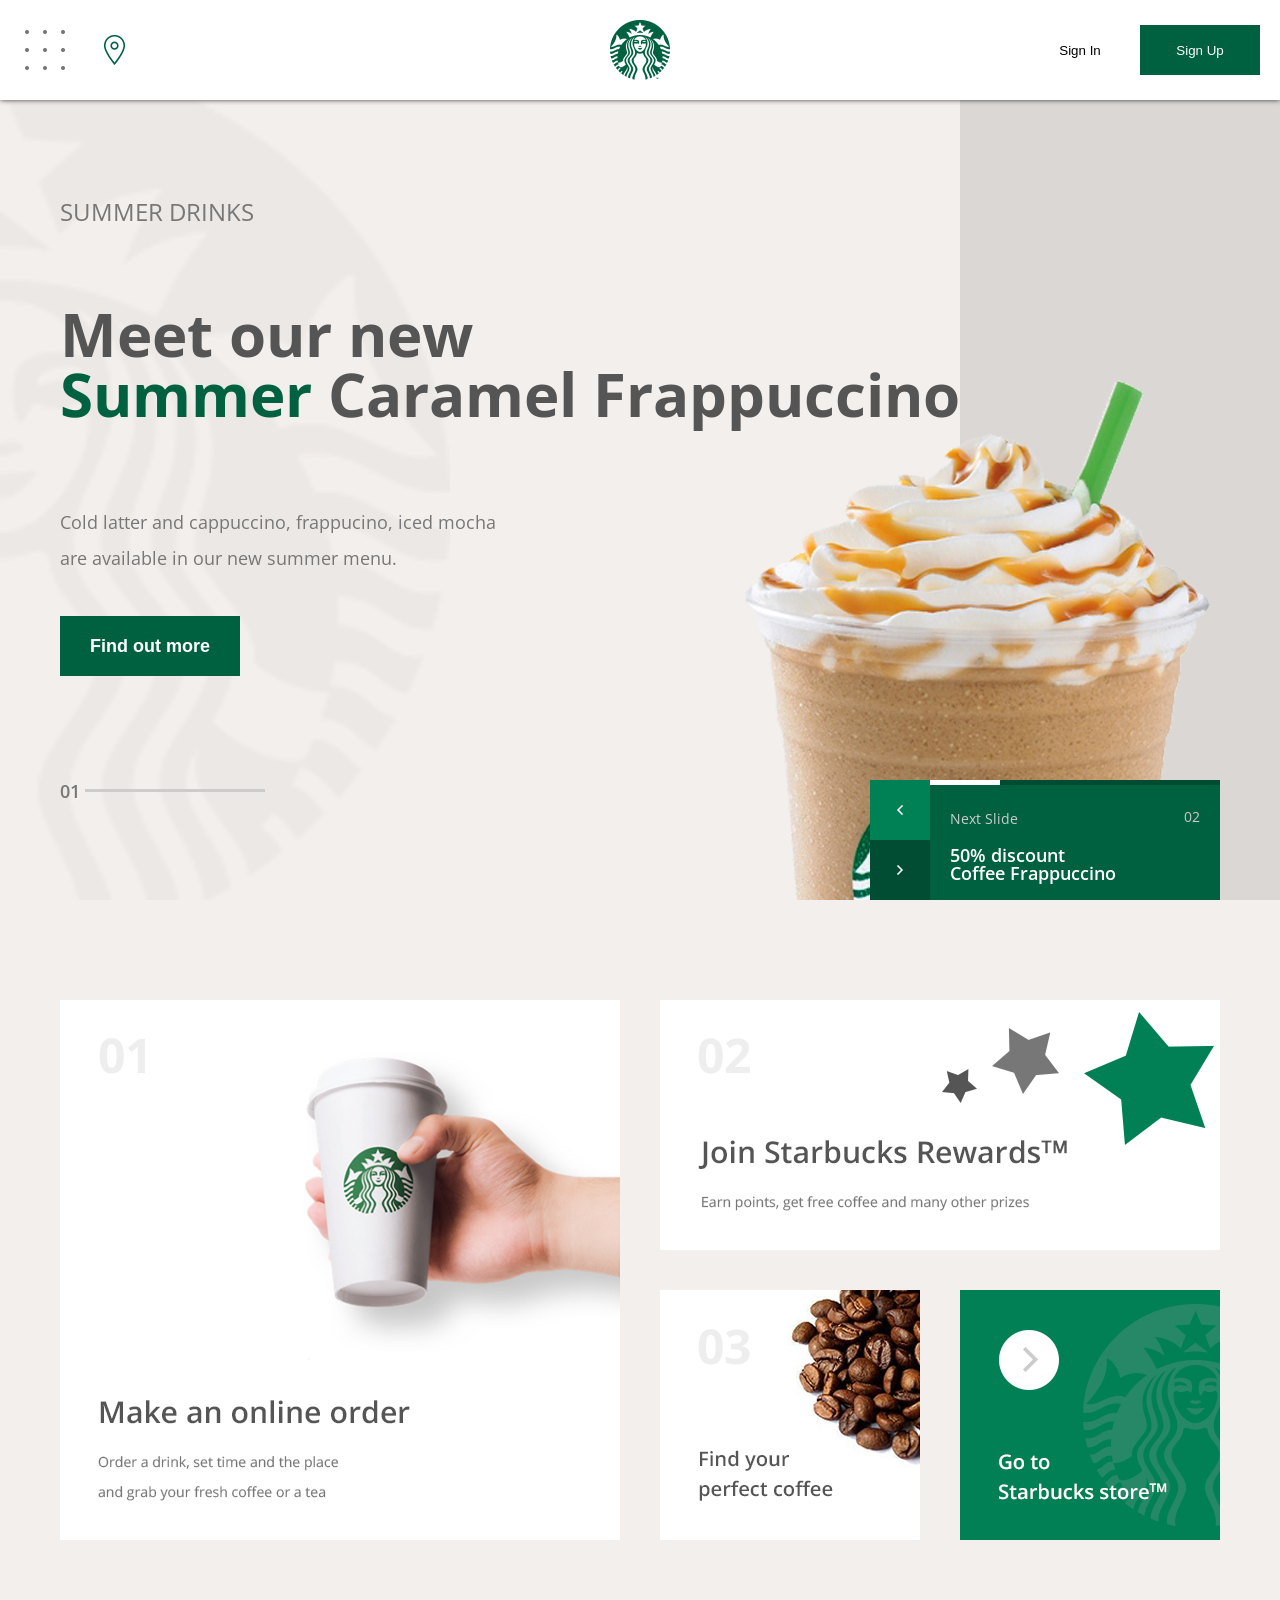
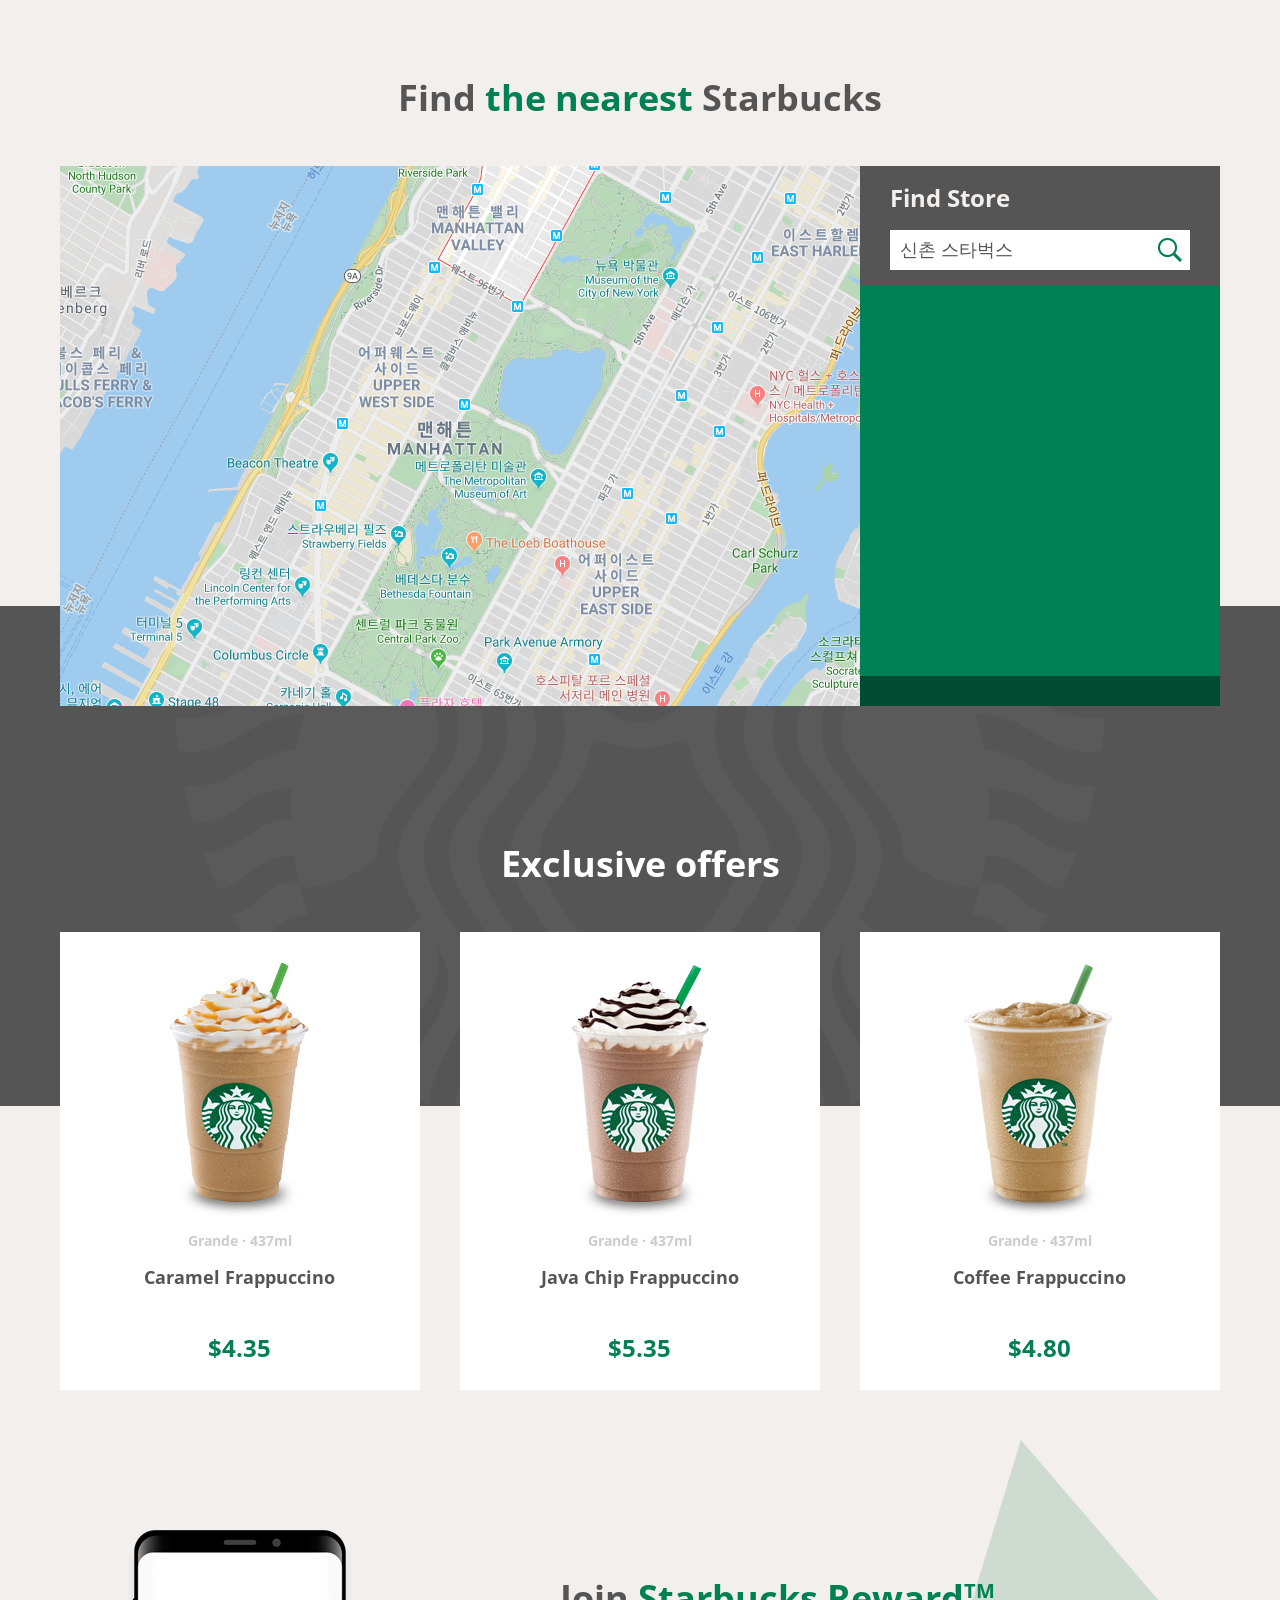
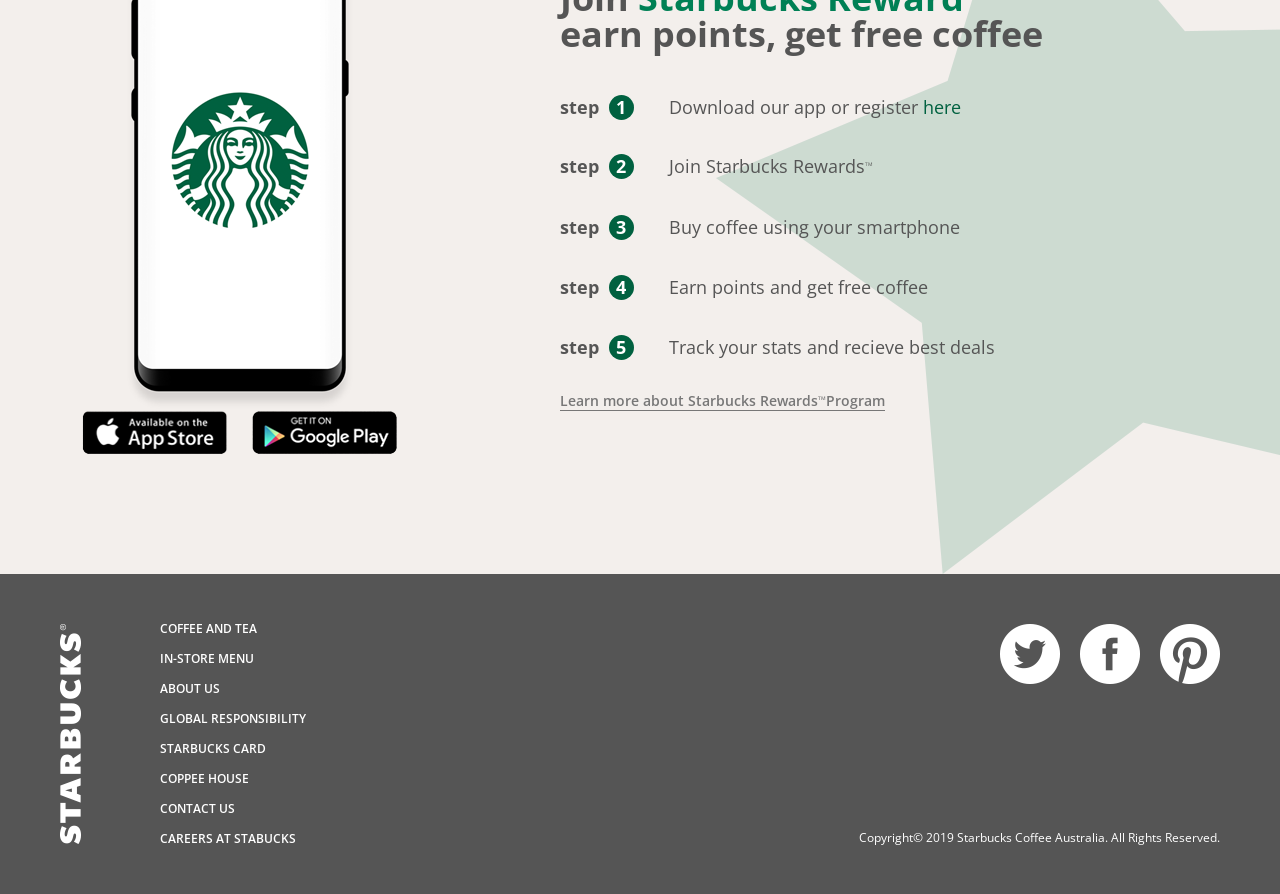
<file: index.html>
<!DOCTYPE html>
<html lang="en">
<head>
    <meta charset="UTF-8">
    <meta name="viewport" content="width=device-width, initial-scale=1.0">
    <meta http-equiv="X-UA-Compatible" content="ie=edge">
    <title>Starbucks</title>
    <link rel="shortcut icon" href="../starbucks-en/favicon.ico">
    <link rel="stylesheet" href="https://unpkg.com/swiper/swiper-bundle.min.css">
    <link rel="stylesheet" href="css/jquery.scrollbar.css">
    <link rel="stylesheet" href="css/style.css">
    <script src="https://cdnjs.cloudflare.com/ajax/libs/jquery/3.4.1/jquery.min.js"></script>
    <script src="https://unpkg.com/swiper/swiper-bundle.min.js"></script>
    <script src="js/jquery.scrollbar.min.js"></script>
    <script src="js/starbuck.js"></script>
    <!-- css입력시 읽어야하는 순서 꼭 지키기 -->
    <!-- <link rel="stylesheet" href="css/reset.css">
    <link rel="stylesheet" href="css/common.css">
    <link rel="stylesheet" href="css/mobile.css" media="(max-width:767px)">
    <link rel="stylesheet" href="css/tablet.css" media="(min-width:768px) and (max-width:1100px)"> -->
</head>
<body>
    <header>
        <div class="container">
            <h1><a href="#" class="sp sp-logo"><span class="blind">starbucks</span></a></h1>
            <button class="btn-store"><span class="sp sp-map"></span>Praque.CZ</button>
            <div class="login-group">
                <button class="btn-sign-in">Sign In</button>
                <button class="btn-sign-up">Sign Up</button>
                <!-- 모바일용 -->
                <button class="sp sp-star"><span class="blind">login</span></button>
            </div>
        </div>
    </header>
    
    <nav class="gnb">
        <button class="sp sp-menu"><span class="blind">menu</span></button>
        <div class="gnb-popup">
            <!-- ul>li*5>a[href="#"] -->
            <ul>
                <li><a href="#">coffee</a></li>
                <li><a href="#">menu</a></li>
                <li><a href="#">coffeehouse</a></li>
                <li><a href="#">stories</a></li>
                <li><a href="#">gift cards</a></li>
            </ul>
        </div>
    </nav>
    
    <section>
        <h2 class="blind">contents</h2>
        <article class="slide">
            <h3 class="blind">slide</h3>
            <div class="container">
                <div class="swiper-container">
                <div class="swiper-wrapper">
                    <div class="swiper-slide swiper-slide-active">
                        <span>SUMMER DRINKS</span>
                        <b>Meet our new<br><span>Summer</span> Caramel Frappuccino</b>
                        <p>Cold latter and cappuccino, frappucino, iced mocha<br> are available in our new summer menu.</p>
                        <button>Find out more</button>                     
                    </div>
                    <div class="swiper-slide">
                        <span>SUMMER DRINKS</span>
                        <b><span>50% discount</span><br> Coffee Frappuccino</b>
                        <p>Cold latter and cappuccino, frappucino, iced mocha<br> are available in our new summer menu.</p>
                        <button>Find out more</button>                     
                    </div>
                    <div class="swiper-slide">
                        <span>SUMMER DRINKS</span>
                        <b><span>Delicious</span><br> Java Chip Frappuccino</b>
                        <p>Cold latter and cappuccino, frappucino, iced mocha<br> are available in our new summer menu.</p>
                        <button>Find out more</button>                     
                    </div>
                </div>
                </div>
                <img src="img/slide-coffee1.png" alt="">
                <div class="pagination">
                    <span class="page">01</span>
                    <div class="swiper-pagination"></div>
                </div>
                <div class="controls">
                <div class="arrow">
                    <button class="sp sp-prev"><span class="blind">prev</span></button>
                    <button class="sp sp-next"><span class="blind">next</span></button>
                </div>
                <div class="info">
                    <div class="progress"><span></span></div>
                    <div class="text-box">
                        <span class="direction">Next Slide</span>
                        <span class="page">02</span>
                        <b>50% discount<br>Coffee Frappuccino</b>
                    </div>
                </div>
                </div>
            </div>
        </article>
    
        <article class="service container">
            <h3 class="blind">service</h3>
            <div class="row">
                <div class="col">
                    <div class="wrap">
                        <a href="#">
                            <img src="img/starbucks-service1.jpg" alt="01. Make an online order. Order a drink, set time and the place
                            and grab your fresh coffee or a tea">
                        </a>
                    </div>
                </div>
                <div class="col">
                    <div class="wrap">
                        <a href="#" class="inner-col1">
                            <img src="img/starbucks-service2.jpg" alt="02. Join Starbucks RewardsTM. Earn points, get free coffee and many other prizes">
                        </a>
                        <a href="#" class="inner-col2">
                            <img src="img/starbucks-service3.jpg" alt="03. Find your perfect coffee">
                        </a>
                        <a href="#" class="inner-col3">
                            <img src="img/starbucks-service4.jpg" alt="04. Go to Starbucks storeTM">
                        </a>
                    </div>
                </div>
            </div>
        </article>
        
        <article class="store container">
            <h3>Find <span>the nearest</span> Starbucks</h3>
            <div class="row">
                <div class="find-store" id="find-store">
                    <form onsubmit="searchPlaces(); return false;">
                        <label for="keyword">Find Store</label>
                        <div class="group">
                           <input type="text" id="keyword" value="신촌 스타벅스" placeholder="지역명을 입력하세요">
                           <button type="submit" class="sp sp-search"><span class="blind">search</span></button>
                        </div>
                     </form>
                    <div class="scrollbar-inner">
                        <ul class="store-list" id="store-list">
                            <!-- <li class="active">
                                <a href="#">
                                    <b>1. Starbucks Central Park</b>
                                    <span>10:00 - 23:00</span>
                                </a>
                            </li>
                            <li>
                                <a href="#">
                                    <b>2.Starbucks Darling Square</b>
                                    <span>10:00 - 23:00</span>
                                </a>
                            </li>
                            <li>
                                <a href="#">
                                    <b>3.Starbucks Haymarket</b>
                                    <span>10:00 - 23:00</span>
                                </a>
                            </li>
                            <li>
                                <a href="#">
                                    <b>4.Starbucks 525 George St</b>
                                    <span>10:00 - 23:00</span>
                                </a>
                            </li>
                            <li>
                                <a href="#">
                                    <b>5.Starbucks QVB</b>
                                    <span>10:00 - 23:00</span>
                                </a>
                            </li> -->
                        </ul>
                    </div>
                    <div id="pagination"></div>
                </div>
                <!-- 지도 들어가오 -->
                <div id="map">

                </div>
            </div>
        </article>

        <article class="offers">
            <h3>Exclusive offers</h3>
            <div class="row container swiper-container"> <!-- 배경은 따로 하기 위해 div container줌 -->
                <ul class="swiper-wrapper">
                    <li class="swiper-slide">
                        <a href="#">
                            <img src="img/offer1.jpg" alt="">
                            <span>Grande · 437ml</span>
                            <strong>Caramel Frappuccino</strong>
                            <b>$4.35</b>
                        </a>
                    </li>
                    <li class="swiper-slide">
                        <a href="#">
                            <img src="img/offer2.jpg" alt="">
                            <span>Grande · 437ml</span>
                            <strong>Java Chip Frappuccino</strong>
                            <b>$5.35</b>
                        </a>
                    </li>
                    <li class="swiper-slide">
                        <a href="#">
                            <img src="img/offer3.jpg" alt="">
                            <span>Grande · 437ml</span>
                            <strong>Coffee Frappuccino</strong>
                            <b>$4.80</b>
                        </a>
                    </li>
                </ul>
            </div>
        </article>

        <article class="rewards">
            <h3 class="blind">starbucks rewards</h3>
            <div class="row container">
                <div class="img-box">
                    <img src="img/phone.png" alt="">
                    <div class="btn-group">
                        <button class="sp sp-appstore"><span class="blind">appstore</span></button>
                        <button class="sp sp-googleplay"><span class="blind">sp-googleplay</span></button>
                    </div>
                </div>
                <div class="text-box">
                    <h4>Join <span>Starbucks Reward<sup>TM</sup></span>
                    <br>earn points, get free coffee
                    </h4>
                    <ul>
                        <li><span class="step">step<i>1</i></span>
                            <span>Download our app or register <a href="#">here</a>
                            </span>
                        </li>
                        <li><span class="step">step<i>2</i></span>
                            <span>Join Starbucks Rewards<sup>TM</sup></span>
                        </li>
                        <li><span class="step">step<i>3</i></span>
                            <span>Buy coffee using your smartphone</span>
                        </li>
                        <li><span class="step">step<i>4</i></span>
                            <span>Earn points and get free coffee</span>
                        </li>
                        <li><span class="step">step<i>5</i></span>
                            <span>Track your stats and recieve best deals</span>
                        </li>
                    </ul>
                    <div class="link">
                        <a href="#">Learn more about Starbucks Rewards<sup>TM</sup>Program</a>
                    </div>
                </div>
            </div>
        </article>
    </section>
    
    <footer>
        <div class="row container">
            <h2 class="sp sp-logo-text"><span class="blind">starbucks</span></h2>
            <ul class="sns">
                <li><a href="#" class="sp sp-twitter"><span class="blind">twitter</span></a></li>
                <li><a href="#" class="sp sp-facebook"><span class="blind">facebook</span></a></li>
                <li><a href="#" class="sp sp-pinterest"><span class="blind">pinterest</span></a></li>
            </ul>
            <ul class="etc row">
                <li><a href="#">COFFEE AND TEA</a></li>
                <li><a href="#">IN-STORE MENU</a></li>
                <li><a href="#">ABOUT US</a></li>
                <li><a href="#">GLOBAL RESPONSIBILITY</a></li>
                <li><a href="#">STARBUCKS CARD</a></li>
                <li><a href="#">COPPEE HOUSE</a></li>
                <li><a href="#">CONTACT US</a></li>
                <li><a href="#">CAREERS AT STABUCKS</a></li>
            </ul>
            <small>Copyright&copy; 2019 Starbucks Coffee Australia. All Rights Reserved.</small>
        </div>
    </footer>
    <!-- 카카오 지도 -->
    <script type="text/javascript" src="https://dapi.kakao.com/v2/maps/sdk.js?appkey=240c910a88ebabf80bda2f292a7c47ae&libraries=services"></script>
    <script src="js/map.js"></script>
    </body>
</html>
</file>
<file: css/style.css>
@charset "UFT-8";
/* 400:regular, 600:semi-bold, 700:bold */
@import url('https://fonts.googleapis.com/css?family=Open+Sans:400,600,700&display=swap');
@import url(reset.css);
@import url(common.css);
@import url(mobile.css) (max-width:767px);
@import url(tablet.css) (min-width:768px) and (max-width:1100px);
</file>
<file: css/common.css>
@charset "UFT-8";

/* common ==================================================================== */
.blind{
    overflow: hidden;
    position: absolute;
    width: 1px;
    height: 1px;
    margin: -1px;
    clip: rect(0 0 0 0);
}
.container{
    position: relative;
    max-width: 1200px;
    margin: auto;
}
.row::after{
    content: '';
    display: block;
    overflow: hidden;
    clear: both;
}
h3{
    margin-bottom: 50px;
    font-size: 36px;
    font-weight: 700;
    text-align: center;
}

/* sprites ==================================================================== */

.sp{display: inline-block; background-image: url(../img/sprites.png); background-repeat: no-repeat;}
/* sprites이미지는 기본 block이지만, span에선 적용이 안되서 여기서 바꿔주는 것 */
.sp-logo{width: 60px; height: 60px; background-position: 0 0;}
.sp-logo-text{width: 220px; height: 21px; background-position: -150px -100px;}
.sp-map{width: 50px; height: 50px; background-position: -100px 0;}
.sp-menu{width: 60px; height: 60px; background-position: -200px 0;}
.sp-close{width: 60px; height: 60px; background-position: -200px -130px;}
.sp-search{width: 40px; height: 40px; background-position: -150px 0;}
.sp-facebook{width: 60px; height: 60px; background-position: -300px 0;}
.sp-pinterest{width: 60px; height: 60px; background-position: -400px 0;}
.sp-twitter{width: 60px; height: 60px; background-position: -500px 0;}
.sp-prev{width: 60px; height: 60px; background-position: -400px -100px;}
.sp-next{width: 60px; height: 60px; background-position: -500px -100px;}
.sp-appstore{width: 146px; height: 43px; background-position: 0 -100px;}
.sp-googleplay{width: 146px; height: 43px; background-position: 0 -150px;}


/* header ==================================================================== */
header{
    z-index: 100;
    position: fixed;
    width: 100%;
    height: 100px;
    background: #fff;
    box-shadow: 0 0 5px rgba(0,0,0,0.75);
}
header h1{
    float: left;
    padding: 20px 0 0 20px;
}
header .btn-store{
    position: relative;
    width: 160px;
    height: 50px;
    margin: 25px 30px;
    border: 1px solid #ccc;
    background: #fff;
    color: #555;
    font-size: 18px;
    text-indent: 25px;
} 
header .btn-store .sp-map{
    position: absolute;
    top: 0; left: 0;

} 
header .login-group{
    position: absolute;
    top: 25px; right: 20px;
}
header .login-group [class^="btn"]{
    float: left;
    width: 120px;
    height: 50px;
}
header .login-group .btn-sign-up{
    background: #006140;
    color: #fff;
}
header .login-group .sp-star{display: none;}


/* gnb ====================================================================================== */
.gnb{
    z-index: 100;
    position: fixed;
    top: 150px; left: 0;
    bottom: 50px;
    width: 200px;
    border-right: 1px solid #ccc;
}
.gnb .sp-menu, .gnb .sp-close{
    z-index: 1;
    position: absolute;
    left: 50%; top: 50%;
    transform: translate(-50%, -50%);
}
.gnb .gnb-popup{display: none;}

.gnb .gnb-popup.open{
    display: block;
   position: fixed;
   left:200px;
   top:0; 
   bottom:0; 
   right:0;
   background: #fff;
   border-left:1px solid #ccc;
}

.gnb .gnb-popup ul{
    position: absolute;
    left: 50%; top: 50%;
    transform: translate(-50%, -50%);
}
.gnb .gnb-popup ul li a{
    display: block;
    font-size: 30px;
    font-weight: 800;
    line-height: 80px;
    text-transform: uppercase;
    text-align: center;
 }
 .gnb .gnb-popup ul li a:hover{
     color: #006140;
 }

/* section ============================================================================ */
section{
    padding-top: 100px;
}

/* slide */

.slide{
    background: url(../img/logo-bg.png) no-repeat left center,
                url(../img/bg-pattern3.jpg) repeat-y top center;
    background-size: auto 100% auto;
}
.slide .swiper-container{
    position: relative;
    z-index: 1;
    height: 800px;
    margin: 0 20px;
}
.slide .swiper-slide{opacity: 0 !important;}
.slide .swiper-slide-active{opacity: 1 !important;}
.slide .swiper-slide > span{
    display: inline-block;
    padding-top: 100px;
    color: #777;
    font-size: 24px;
}
.slide .swiper-slide b{
    display: block;
    padding: 80px 0;
    color: #555;
    font-size: 60px;
    font-weight: 700;
}
.slide .swiper-slide b span{
    color: #006140;
} 
.slide .swiper-slide p{
    padding-bottom: 40px;
    color: #777;
    font-size: 18px;
    line-height: 36px;
}
.slide .swiper-slide button{
    width: 180px;
    height: 60px;
    background: #006140;
    color: #fff;
    font-size: 18px;
    font-weight: 600;
}
.slide img{
    position: absolute;
    bottom: 0; right: 0;
}
.slide .pagination{
    position: absolute;
    bottom: 100px; left: 20px;
}
.slide .pagination .page{
    float: left;
    font-size: 18px;
    font-weight: 600;
    color: #777;
}
.slide .pagination .swiper-pagination{
    margin: 7px 0 0 25px;
    width: 180px;
    height: 3px;
    background: #ccc;
}
.slide .pagination .swiper-pagination-progressbar-fill{
    background: #777;
}
.slide .controls{
    z-index: 1;
    position: absolute;
    right: 20px;
    bottom: 0;
    width: 350px; height: 120px;
    background: #006140;
}
.slide .controls .arrow{
    float: left;
    width: 60px;
}
.slide .controls .arrow button{display: block;}
.slide .controls .info{
    float: left;
    width: 290px; height: 120px;
}
.slide .controls .info .progress{
    height: 5px;
    background: #004c33;
}
.slide .controls .info .progress span{
    display: block;
    width: 70px; height: 5px;
    background: #fff;
}
.slide .controls .info .text-box{    
    padding: 25px 20px 20px;
}
.slide .controls .info .text-box span{
    font-size: 14px;
    color: #ccc;
}
.slide .controls .info .text-box .page{
    position: absolute;
    right: 20px;
}
.slide .controls .info .text-box b{
    display: block;
    margin-top: 20px;
    font-size: 18px;
    color: #fff;
    font-weight: 600;
}

/* service ======================================================================== */
.service{
    padding:100px 0 140px;
}
.service .col{
    float: left;
    width: 50%;
}
.service .col .wrap{
    margin:0 20px;
}
.service .col .wrap a{
    display:block;
}
.service .col .wrap a img{
    width: 100%;
    display: block; /* or vatical-align : top   */
    box-sizing: border-box;
}

.service .col .wrap .inner-col1{
    margin-bottom: 40px;
}
.service .col .wrap .inner-col2{
    float: left;
    width: 50%;
}
.service .col .wrap .inner-col2 img{
    padding-right: 20px;
}
.service .col .wrap .inner-col3{
    float: left;
    width: 50%;
}
.service .col .wrap .inner-col3 img{
    padding-left: 20px;
}

/* store========================================================================== */

.store{
    padding-bottom: 140px;
}
.store h3{
    color: #555;
}
.store h3 span{
    color: #008055;
}
.store .row{
    height: 540px;
    margin: 0 20px;
}
.store .find-store{
    float: right;
    width: 360px;
    height: 100%;
}
.store .find-store form{
    height: 120px;
    padding: 20px 30px;
    box-sizing: border-box;
    background: #555;
}
.store .find-store form label{
    display: block;
    margin-bottom: 20px;
    font-size: 24px;
    font-weight: 700;
    color: #f3efec;
}
.store .find-store form .group{
    position: relative;
}
.store .find-store form .group input{
    width: 100%; /*모바일 오면 사이즈가 변하므로 사이즈 100% 줌*/
    height: 40px;
    padding: 0 40px 0 10px;/*버튼 올 자리 40*/
    box-sizing: border-box;
    font-size: 18px;
    background: #fff;
    color: #555;
}
.store .find-store form .group button{
    position: absolute;
    right: 0; bottom: 0;
}

/* scrollbar */
.store .scrollbar-inner{
    background: #008055;  
 }
 .scrollbar-inner > .scroll-element.scroll-y{
    right:0;
 }

 .scrollbar-inner > .scroll-element .scroll-element_track{
    background-color: #004c33;
    opacity: 1;
 }
 .scrollbar-inner > .scroll-element .scroll-element_outer, .scrollbar-inner > .scroll-element .scroll-element_track, .scrollbar-inner > .scroll-element .scroll-bar{
    border-radius: 0;
    opacity: 1;
 }
 .scrollbar-inner > .scroll-element .scroll-bar,
 .scrollbar-inner > .scroll-element:hover .scroll-bar{
    background-color: #fff;
 }
 
 
 
.store .find-store .store-list{
   /* scrollbar 플러그인으로 대체됨 */
    /* overflow-y: auto; */
    height: 390px;
}
.store .find-store .store-list li{
    height: 80px;
    padding: 20px 30px;
    box-sizing: border-box;
    border-bottom: 1px solid rgba(255, 255, 255, 0.2);
}
.store .find-store .store-list li.active{
    background: #006140;
}
.store .find-store .store-list li a{
    color: #fff;
    
}
.store .find-store .store-list li a b{
    display: block;
    padding-bottom: 8px;
    font-size: 18px;
    font-weight: 600;
}
.store .find-store .store-list li a span{
    font-size: 14px;
    opacity: 0.5;
}
#pagination{
    height: 30px;
    line-height: 30px;
    text-align: center;
    background: #004c33;
}
#pagination a{
    padding: 0 5px;
    color: #000000;
}
#pagination a{
    color: #fff;
}
#map{
    float: left;
    width: calc(100% - 360px); height: 100%;
    background:url(../img/map.jpg) no-repeat center;
}


/* offers ================================================================ */

.offers{
    position: relative;
}
.offers h3{
    color: #fff;
}
.offers::before{
    z-index: -1;
    /* display: block;  absolute걸면 안걸어줘도 됨*/ 
    position: absolute;
    content: '';
    width: 100%; height: 500px;
    transform: translateY(-240px);
    background: url(../img/logo-bg2.png) no-repeat center 90% #555;
}
.offers .swiper-slide{
    float: left;
    width: 33.33%;
}
.offers .swiper-slide a{
    display: block;
    margin: 0 20px;
    padding-bottom: 30px;
    background: #fff;
    text-align: center;
    font-weight: 700;
    
}
.offers .swiper-slide a img{
    width: 100%;
    display: block;
}
.offers .swiper-slide a span{
    padding-top: 10px;
    color: #ccc;
    font-size: 14px;
}
.offers .swiper-slide a strong{
    display: block;/*가운데에 맞춰도 되므로 여기만 block줘도 됨*/
    padding : 20px 0 50px;
    font-size: 18px;
    color: #555;
}
.offers .swiper-slide a b{
    font-size: 24px;
    color: #008055;
}


/* rewards ================================================================ */
.rewards{
    padding: 140px 0 120px;
    background: url(../img/bg-star.png) no-repeat right 50px;
}
.rewards .img-box{
    float: left;
    width: 33.33%;
    text-align: center;
}
.rewards .img-box .btn-group{
    display: inline-block;
    vertical-align: top; /* 여백을 없애줘용*/
}
.rewards .img-box .btn-group button{
    float: left;
    margin: 0 12px;
}

.rewards .text-box{
    float: left;
    padding-left: 120px;
    box-sizing: border-box;
}
.rewards .text-box h4{
    padding: 50px 0 25px;
    color: #555;
    font-size: 36px;
    font-weight: 700;
}
.rewards .text-box h4 span{
    color: #008055;
}
.rewards .text-box h4 span sup{
    vertical-align: super;/* sup은 초기화 했으므로, 기존 가지고 있는 super값 줌*/
    font-size: 20px;
}
.rewards .text-box ul{
    margin-bottom: 15px;
}
.rewards .text-box ul li{
    height: 60px;
    line-height: 60px;
    font-size: 18px;
    color: #555;
}
.rewards .text-box ul li:nth-child(2){
    line-height: 54px;
}
.rewards .text-box ul li a{
    color: #006140;
}
.rewards .text-box ul li sup{
    font-size: 5px;
    vertical-align: super;
}
.rewards .text-box ul li .step{
    font-weight: 700;
}
.rewards .text-box ul li .step i{
    display: inline-block;
    margin: 0 30px 0 10px;
    width: 25px; height: 25px;
    border-radius: 50%;
    background: #006140;
    color: #fff;
    text-align: center;
    line-height: 25px;
}
.rewards .text-box .link a{
    color: #777;
    font-size: 14px;
    font-weight: 600;
    border-bottom: 1px solid #777;
}
.rewards .text-box .link a sup{
    font-size: 5px;
    vertical-align: super;
}

/* footer ===================================================================== */

footer{
    height: 320px;
    padding: 50px 0;
    box-sizing: border-box;
    background: #555;
}

footer h2{
    position: absolute;
    left: 20px;
    transform-origin: 0 0;
    transform: rotate(-90deg) translateX(-100%);
}
footer .sns{
    position: absolute;
    top: 0; right: 0;
}
footer .sns li{
    float: left;
    margin-right: 20px;
}
footer .etc{
    margin-left: 120px;
    transform: translateY(-10px);
}
footer .etc li a{
    color: #fff;
    font-size: 12px;
    font-weight: 600;
    line-height: 30px;
}
footer small{
    position: absolute;
    right: 20px;
    bottom: 20px;
    font-size: 12px;
    color: #fff;
}


/* media query ===================================================================== */
/* 메뉴버튼을 1600이하부터는 좌측아닌 위쪽으로 올리기 위해서 특별히 잡은 구간 */
@media (min-width:768px) and (max-width:1600px){
    header .container{max-width: 100%;}
    header h1{
        float: none;
        text-align: center;
        padding: 20px 0;
    }
    header .btn-store{
        position: absolute;
        top: 25px; left: 90px;
        width: 50px;
        height: 50px;
        margin: 0;
        border: 0;
        font-size: 0;
    }
    .gnb{
        top: 20px; left: 15px;
        width: 60px; height: 60px;
        border: 0;
}

    .gnb .gnb-popup.open{
        left:0;
        border-left: none;
    }
</file>
<file: css/mobile.css>
@charset "UFT-8";

/* common ======================================================== */

h3{
    margin-bottom: 20px;
    font-size: 10px;
}

/* sprites ======================================================= */

.sp{background-image: url(../img/sprites-m.png); background-size: 350px 150px;}
/* sprites이미지는 기본 block이지만, span에선 적용이 안되서 여기서 바꿔주는 것 */
.sp-logo{width: 40px; height: 40px; background-position: 0 0;}
.sp-logo-text{width: 159px; height: 15px; background-position: -150px -50px;}
.sp-map{width: 30px; height: 30px; background-position: -50px 0;}
.sp-star{width: 30px; height: 30px; background-position: -80px 0;}
.sp-menu{width: 30px; height: 30px; background-position: -110px 0;}
.sp-close{width: 30px; height: 30px; background-position: -150px -70px;}
.sp-search{width: 30px; height: 30px; background-position: -150px 0;}
.sp-facebook{width: 30px; height: 30px; background-position: -200px 0;}
.sp-pinterest{width: 30px; height: 30px; background-position: -250px 0;}
.sp-twitter{width: 30px; height: 30px; background-position: -300px 0;}
.sp-appstore{width: 115px; height: 35px; background-position: 0 -50px;}
.sp-googleplay{width: 115px; height: 35px; background-position: 0 -100px;}

/* header ======================================================== */

header{
    height: 50px;
}
header h1{
    float: none;
    padding: 5px 0;
    text-align: center;
}
header .btn-store{
    position: absolute;
    top: 10px; right: 45px;
    width: 30px;
    height: 30px;
    margin: 0;
    border: 0;
    font-size: 0;
}
header .login-group{
    top: 10px;
    right : 15px;
}
header .login-group [class^="btn"]{display: none;}
header .login-group .sp-star{display: block;}


/* gnb ====================================================================================== */

.gnb{
    top: 10px; left: 10px;
    width: 30px; height: 30px;
    border: 0;
}
/* .gnb .sp-menu{
    position: absolute;
    left: 50%; top: 50%;
    transform: translate(-50%, -50%);
}
.gnb .gnb-popup{display: none;}
 */

/* section ===================================================================== */
section{
    padding-top: 50px;
}

/* slide ======================================================================= */
.slide{
    overflow: hidden;
    background: #dbd7d4;
}

.slide .swiper-container{
    height: 590px;
    margin: 0;
    text-align: center;
}

.slide .swiper-slide > span{
    padding-top: 50px;
    font-size: 12px;
}
.slide .swiper-slide b{   
    padding: 40px 0 50px;   
    font-size: 24px;   
}
.slide .swiper-slide p{
    padding-bottom: 20px;
    font-size: 10px;
    line-height: 18px;
}

.slide .swiper-slide button{
    width: 90px;
    height: 30px;
    font-size: 10px;
}
.slide img{
    right: 50%; 
    transform: translateX(50%);
    width: 80%;
    bottom: -100px;
}

.slide .pagination{
    position: absolute;
    bottom: 20px;
    left: 80px;
    right: 80px;
}

.slide .pagination .page{display: none;}
.slide .pagination .swiper-pagination{
    width: 100%;
    height: 5px;
    margin: 0;
    background: #004c33;
}
.slide .pagination .swiper-pagination::after{
    height: 5px;
    background: #fff;
}
.slide .controls{display: none;}

/* service ==================================================*/
/* 타블렛과 수치동일 */

.service{
    padding: 25px 0 75px;
}
.offers h3{
    font-size: 18px;
}
.service .col{
    width: 100%;
}

.service .col:nth-child(1){
    margin-bottom: 20px;
}

.service .col .wrap{
    margin: 0 25px;
}

.service .col .wrap .inner-col1{
    margin-bottom: 20px;
}

.service .col .wrap .inner-col2 img{
    padding-right: 10px;
}

.service .col .wrap .inner-col3 img{
    padding-left: 10px;
}


/* store ================================================================ */

.store{padding-bottom: 50px;}

.store h3{
    font-size: 18px;
}
.store .row{
    height: auto; /* 자식의 사이즈 영향 받게 */
    margin: 0;
}
.store .find-store{
    float: none;
    width: 100%; /* 모바일 화면에 가득 차게*/
    height: 285px;
}
.store .find-store form{
    height: 60px;
    padding: 15px;
}
.store .find-store form label{
    display: none;
}
.store .find-store form .group input{
    height: 30px;
    padding: 0 30px 0 10px;/*버튼 올 자리 30*/
    font-size: 15px;
}
.store .find-store .store-list{
    height: 225px;
}
.store .find-store .store-list li{
    height: 45px;
    padding: 10px 15px;
}
.store .find-store .store-list li a b{
    padding-bottom: 0;
    font-size: 12px;
}
.store .find-store .store-list li a span{
    font-size: 10px;
}
#map{
    width: 100%; 
    height: 225px;
}

/* offers ================================================================ */

.offers h1{
    padding-bottom: 70px;
}

.offers::before{
    height: 180px;
    background: #555;
    transform: translateY(-50px);
}

.offers .swiper-container{
    overflow: hidden;
}

.offers .swiper-slide{
    width: 50%;
}
.offers .swiper-slide a{
    margin: 0;
    padding-bottom: 15px;
}

.offers .swiper-slide a span{
    padding-top: 5px;
    font-size: 10px;
}

.offers .swiper-slide a strong{
    padding: 10px 0 25px;
    font-size: 12px;
}
.offers .swiper-slide a b{
    font-size: 10px;
}

/* rewards =================================================================== */

.rewards{
    padding: 70px 0 50px;
    background-position: right 15px;
    background-size: auto 335px;
}
.rewards .img-box{
    position: absolute;
    width: 100%;
    bottom: 0;
}
.rewards .img-box img{
    display: none;
}
.rewards .img-box .btn-group button{
    margin: 0 10px;
}

.rewards .text-box{
    float: none;
    /* 버튼이랑 겹치므로 아래쪽으로 밀어준다. */
    padding: 0 25px 85px;
}
.rewards .text-box h4{
    padding: 0 0 15px;
    font-size: 18px;
    text-align: center;
}
.rewards .text-box h4 sup{
    font-size: 10px;
    transform: scale(0.8);
    display: inline-block;
}
.rewards .text-box ul{
    width: 300px;
    margin: 0 auto 15px;
}
.rewards .text-box ul li{
    height: 30px;
    line-height: 30px;
    font-size: 12px;
}
.rewards .text-box ul li:nth-child(2){
    line-height: 20px;
}
.rewards .text-box ul li sup{/* 10px이하 크기로 맞출때 쓰는 것*/
    font-size: 10px;
    transform: scale(0.8);
    display: inline-block;
}
.rewards .text-box ul li .step i{
    margin: 0 15px 0 5px;
    width: 12px; height: 12px;
    line-height: 12px;
    font-size: 10px;
}
.rewards .text-box .link{
    text-align: center;
}
.rewards .text-box .link a{
    font-size: 12px;
}
.rewards .text-box .link a sup{
    font-size: 10px;
    transform: scale(0.8);
    display: inline-block;
}


/* footer ===================================================================== */

footer{
    height: 335px;
    padding: 50px 0;
    text-align: center;
}

footer h2{
    position: static; /* 무효화 */
    transform: none; /* 무효화 */
}


footer .sns{
    top: 40px;
    right: 50%;
    transform: translateX(-50%);
}

footer .sns li{
    margin: 0 5px
}
/* inline-block 걸려있으면 text-align:center 먹힘*/
footer .etc{
    margin: 70px 0 20px;
    transform: none;
}

footer .etc li{
    float: left;
    width: 50%;
}

footer small{
    position: static;
    font-size: 10px;
}
</file>
<file: css/tablet.css>
@charset "UFT-8";

/* service ==================================================*/

.service{
    max-width: 560px;
}
.service .col{
    width: 100%;
}

.service .col:nth-child(1){
    margin-bottom: 40px;
}

/* rewards =================================================================== */

.rewards{
    padding: 70px 0 50px;
    background-position: right 15px;
    background-size: auto 500px;
}

.rewards .img-box{
    position: absolute;
    width: 100%;
    bottom: 0;
}

.rewards .img-box img{
    display: none;
}

.rewards .img-box .btn-group button{
    margin: 0 10px;
}

.rewards .text-box{
    float: none;
    padding: 0 25px 85px;
}

.rewards .text-box h4{
    padding: 0 0 15px;
    text-align: center;
}

.rewards .text-box h4 sup{
    font-size: 10px;
}

.rewards .text-box ul{
    width: 450px;
    margin: 0 auto 15px;
}

.rewards .text-box .link{
    text-align: center;
}
</file>
